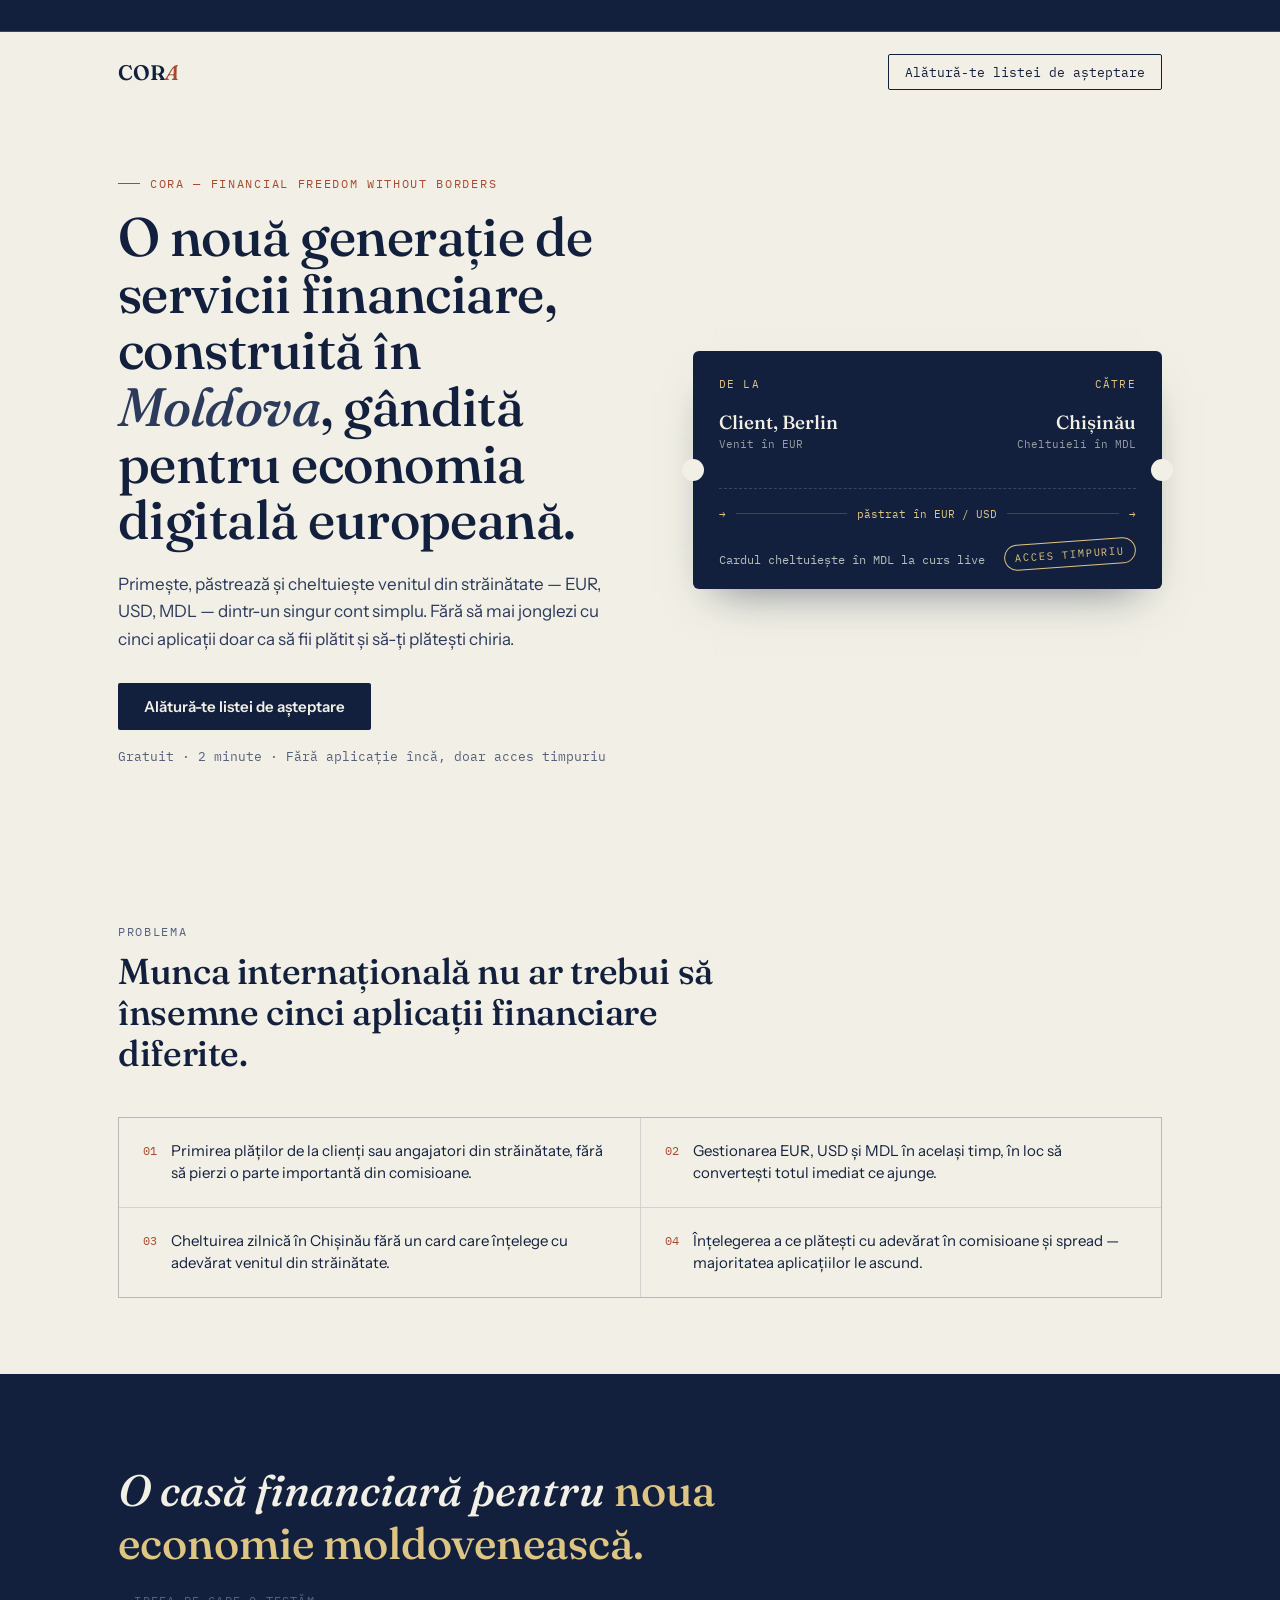
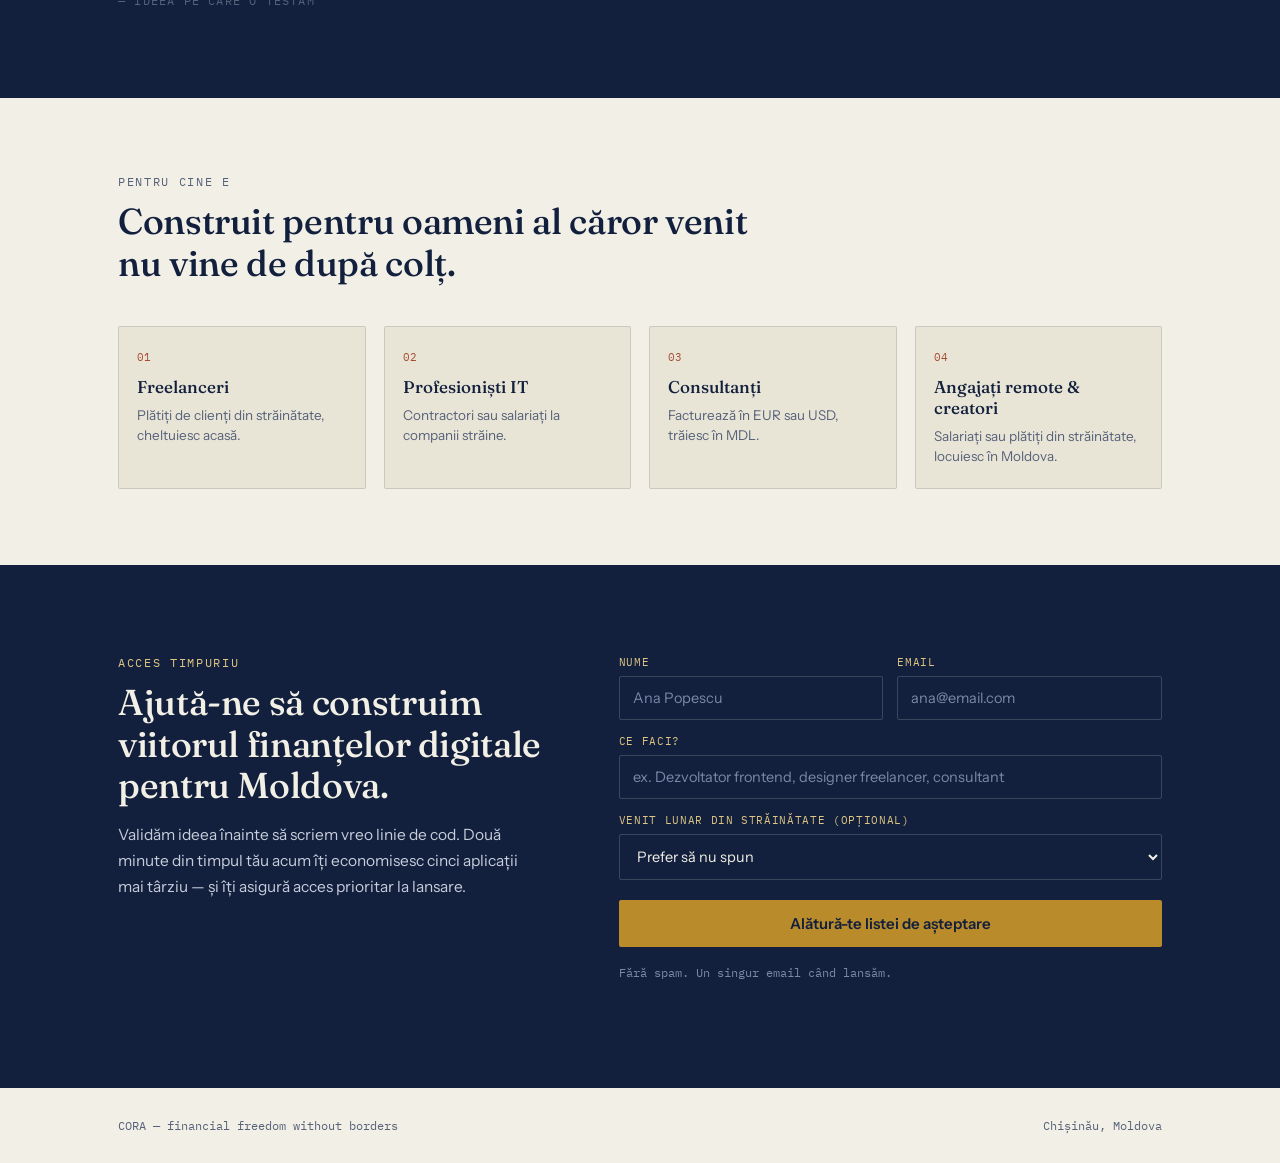
<file: landing-page-ro.html>
<!DOCTYPE html>
<html lang="ro">
<head>
<meta charset="UTF-8">
<meta name="viewport" content="width=device-width, initial-scale=1.0">
<title>CORA — libertate financiară fără granițe</title>
<link rel="preconnect" href="https://fonts.googleapis.com">
<link rel="preconnect" href="https://fonts.gstatic.com" crossorigin>
<link href="https://fonts.googleapis.com/css2?family=Fraunces:ital,opsz,wght@0,9..144,400;0,9..144,500;0,9..144,600;1,9..144,500&family=Instrument+Sans:wght@400;500;600&family=IBM+Plex+Mono:wght@400;500&display=swap" rel="stylesheet">
<style>
  :root{
    --ink:#12203D;
    --ink-soft:#2C3A5B;
    --paper:#F2F0E6;
    --paper-dim:#E9E5D6;
    --gold:#B98B2B;
    --gold-soft:#DEC583;
    --rust:#A64B32;
    --slate:#56617A;
    --line: rgba(18,32,61,0.14);
    --line-on-ink: rgba(242,240,230,0.18);
    --radius: 2px;
  }
  *{box-sizing:border-box;}
  html{scroll-behavior:smooth;}
  @media (prefers-reduced-motion: reduce){
    html{scroll-behavior:auto;}
    *{animation-duration:0.001ms !important; animation-iteration-count:1 !important; transition-duration:0.001ms !important;}
  }
  body{
    margin:0;
    background:var(--paper);
    color:var(--ink);
    font-family:'Instrument Sans', sans-serif;
    -webkit-font-smoothing:antialiased;
  }
  a{color:inherit;}
  .wrap{max-width:1100px; margin:0 auto; padding:0 28px;}

  /* ---------- ticker ---------- */
  .ticker{
    background:var(--ink);
    color:var(--paper);
    overflow:hidden;
    white-space:nowrap;
    border-bottom:1px solid var(--line-on-ink);
    font-family:'IBM Plex Mono', monospace;
    font-size:12px;
    letter-spacing:.04em;
  }
  .ticker-track{
    display:inline-block;
    padding-left:100%;
    animation: scrollTicker 32s linear infinite;
  }
  @keyframes scrollTicker{
    0%{transform:translateX(0);}
    100%{transform:translateX(-100%);}
  }
  .ticker span{padding:8px 22px; display:inline-block;}
  .ticker span b{color:var(--gold-soft); font-weight:500;}

  /* ---------- nav ---------- */
  header.nav{
    display:flex; align-items:center; justify-content:space-between;
    padding:22px 0;
  }
  .logo{
    font-family:'Fraunces', serif;
    font-weight:600;
    font-size:21px;
    letter-spacing:-0.01em;
  }
  .logo em{
    font-style:italic;
    color:var(--rust);
  }
  .nav-cta{
    font-family:'IBM Plex Mono', monospace;
    font-size:12.5px;
    text-decoration:none;
    border:1px solid var(--ink);
    padding:9px 16px;
    border-radius:var(--radius);
    transition:background .15s ease, color .15s ease;
  }
  .nav-cta:hover{background:var(--ink); color:var(--paper);}
  .nav-cta:focus-visible{outline:2px solid var(--rust); outline-offset:2px;}

  /* ---------- hero ---------- */
  .hero{
    padding:64px 0 84px;
    display:grid;
    grid-template-columns:1.05fr 0.95fr;
    gap:56px;
    align-items:center;
  }
  .eyebrow{
    font-family:'IBM Plex Mono', monospace;
    font-size:12px;
    letter-spacing:.14em;
    text-transform:uppercase;
    color:var(--rust);
    margin:0 0 18px;
    display:flex; align-items:center; gap:10px;
  }
  .eyebrow::before{
    content:"";
    width:22px; height:1px; background:var(--rust);
    display:inline-block;
  }
  h1{
    font-family:'Fraunces', serif;
    font-weight:500;
    font-size:clamp(34px, 4.6vw, 54px);
    line-height:1.05;
    letter-spacing:-0.01em;
    margin:0 0 22px;
  }
  h1 i{font-style:italic; color:var(--ink-soft);}
  .hero p.lede{
    font-size:17px;
    line-height:1.6;
    color:var(--ink-soft);
    max-width:46ch;
    margin:0 0 30px;
  }
  .hero-actions{display:flex; align-items:center; gap:18px; flex-wrap:wrap;}
  .btn-primary{
    background:var(--ink);
    color:var(--paper);
    font-family:'Instrument Sans', sans-serif;
    font-weight:600;
    font-size:15px;
    border:none;
    padding:14px 26px;
    border-radius:var(--radius);
    cursor:pointer;
    text-decoration:none;
    display:inline-block;
    transition:transform .15s ease, background .15s ease;
  }
  .btn-primary:hover{background:var(--rust);}
  .btn-primary:focus-visible{outline:2px solid var(--rust); outline-offset:3px;}
  .hero-sub{
    font-family:'IBM Plex Mono', monospace;
    font-size:12.5px;
    color:var(--slate);
  }

  /* ---------- ticket / signature element ---------- */
  .ticket{
    background:var(--ink);
    color:var(--paper);
    border-radius:6px;
    position:relative;
    padding:26px 26px 22px;
    box-shadow:0 22px 44px -22px rgba(18,32,61,0.55);
  }
  .ticket::before, .ticket::after{
    content:"";
    position:absolute;
    top:50%;
    width:22px; height:22px;
    background:var(--paper);
    border-radius:50%;
    transform:translateY(-50%);
  }
  .ticket::before{left:-11px;}
  .ticket::after{right:-11px;}
  .ticket-row{
    display:flex; justify-content:space-between; align-items:flex-start;
    padding-bottom:18px; margin-bottom:18px;
    border-bottom:1px dashed var(--line-on-ink);
  }
  .ticket-label{
    font-family:'IBM Plex Mono', monospace;
    font-size:10.5px; letter-spacing:.12em; text-transform:uppercase;
    color:var(--gold-soft); margin:0 0 6px;
  }
  .ticket-value{
    font-family:'Fraunces', serif; font-size:19px; font-weight:500;
  }
  .ticket-value small{
    display:block; font-family:'IBM Plex Mono', monospace;
    font-size:11px; color:var(--paper); opacity:.6; font-weight:400; margin-top:3px;
  }
  .ticket-mid{
    display:flex; align-items:center; gap:10px; margin:2px 0 20px;
  }
  .ticket-mid .line{flex:1; height:1px; background:var(--line-on-ink); position:relative;}
  .ticket-mid .plane{
    font-family:'IBM Plex Mono', monospace; font-size:11px; color:var(--gold-soft);
  }
  .ticket-foot{
    display:flex; justify-content:space-between; align-items:flex-end;
  }
  .ticket-rate{
    font-family:'IBM Plex Mono', monospace;
    font-size:11.5px; color:var(--paper); opacity:.75;
  }
  .ticket-stamp{
    font-family:'IBM Plex Mono', monospace;
    font-size:10.5px; letter-spacing:.08em;
    border:1px solid var(--gold-soft);
    color:var(--gold-soft);
    padding:5px 10px;
    border-radius:20px;
    transform:rotate(-4deg);
  }

  /* ---------- problem section ---------- */
  .section{padding:76px 0;}
  .section-head{
    max-width:60ch; margin:0 0 42px;
  }
  .kicker{
    font-family:'IBM Plex Mono', monospace;
    font-size:12px; letter-spacing:.14em; text-transform:uppercase;
    color:var(--slate); margin:0 0 12px;
  }
  h2{
    font-family:'Fraunces', serif; font-weight:500;
    font-size:clamp(26px, 3.2vw, 36px);
    line-height:1.15; margin:0;
    letter-spacing:-0.01em;
  }
  .problem-list{
    list-style:none; margin:0; padding:0;
    display:grid; grid-template-columns:repeat(2, 1fr); gap:1px;
    background:var(--line);
    border:1px solid var(--line);
  }
  .problem-list li{
    background:var(--paper);
    padding:22px 24px;
    font-size:15px;
    line-height:1.5;
    display:flex; gap:14px;
  }
  .problem-list .num{
    font-family:'IBM Plex Mono', monospace;
    font-size:12px; color:var(--rust); flex-shrink:0; padding-top:2px;
  }

  /* ---------- vision ---------- */
  .vision{
    background:var(--ink);
    color:var(--paper);
    padding:90px 0;
  }
  .vision blockquote{
    margin:0; max-width:22ch;
    font-family:'Fraunces', serif;
    font-style:italic;
    font-weight:500;
    font-size:clamp(28px, 4vw, 44px);
    line-height:1.2;
  }
  .vision blockquote span{color:var(--gold-soft); font-style:normal;}
  .vision-cite{
    font-family:'IBM Plex Mono', monospace;
    font-size:12px; letter-spacing:.1em; text-transform:uppercase;
    color:var(--slate); margin-top:24px; display:block;
  }

  /* ---------- who ---------- */
  .who-grid{
    display:grid; grid-template-columns:repeat(4, 1fr); gap:18px;
  }
  .who-card{
    border:1px solid var(--line);
    background:var(--paper-dim);
    padding:22px 18px;
    border-radius:var(--radius);
  }
  .who-card .who-tag{
    font-family:'IBM Plex Mono', monospace;
    font-size:11px; color:var(--rust); margin:0 0 10px;
  }
  .who-card h3{
    font-family:'Fraunces', serif; font-weight:500;
    font-size:17px; margin:0 0 8px;
  }
  .who-card p{
    font-size:13.5px; color:var(--slate); line-height:1.5; margin:0;
  }

  /* ---------- waitlist ---------- */
  .waitlist{
    background:var(--ink);
    color:var(--paper);
    padding:90px 0 96px;
  }
  .waitlist-grid{
    display:grid; grid-template-columns:0.9fr 1.1fr; gap:56px; align-items:start;
  }
  .waitlist h2{color:var(--paper);}
  .waitlist .kicker{color:var(--gold-soft);}
  .waitlist p.intro{
    font-size:15.5px; line-height:1.65; color:#C7CCDA; max-width:40ch; margin:16px 0 0;
  }
  form{
    display:grid; gap:14px;
  }
  .field-row{display:grid; grid-template-columns:1fr 1fr; gap:14px;}
  label{
    font-family:'IBM Plex Mono', monospace;
    font-size:11px; letter-spacing:.06em; text-transform:uppercase;
    color:var(--gold-soft); margin-bottom:7px; display:block;
  }
  input, select{
    width:100%;
    background:transparent;
    border:1px solid var(--line-on-ink);
    color:var(--paper);
    font-family:'Instrument Sans', sans-serif;
    font-size:14.5px;
    padding:12px 13px;
    border-radius:var(--radius);
  }
  input::placeholder{color:#7C88A6;}
  input:focus-visible, select:focus-visible{
    outline:2px solid var(--gold-soft); outline-offset:2px; border-color:var(--gold-soft);
  }
  select{color-scheme:dark;}
  .field{display:flex; flex-direction:column;}
  .submit-btn{
    margin-top:6px;
    background:var(--gold);
    color:var(--ink);
    font-weight:600;
    font-size:15px;
    border:none;
    padding:14px 22px;
    border-radius:var(--radius);
    cursor:pointer;
    font-family:'Instrument Sans', sans-serif;
    transition:background .15s ease;
  }
  .submit-btn:hover{background:var(--gold-soft);}
  .submit-btn:focus-visible{outline:2px solid var(--paper); outline-offset:3px;}
  .form-note{
    font-family:'IBM Plex Mono', monospace;
    font-size:11.5px; color:#7C88A6; margin-top:4px;
  }
  .success{
    display:none;
    border:1px solid var(--gold-soft);
    padding:22px;
    border-radius:var(--radius);
    font-family:'Fraunces', serif;
    font-size:18px;
  }
  .success span{color:var(--gold-soft); font-family:'IBM Plex Mono', monospace; font-size:11px; letter-spacing:.1em; text-transform:uppercase; display:block; margin-bottom:8px;}

  footer{
    padding:30px 0;
    display:flex; justify-content:space-between; align-items:center;
    font-family:'IBM Plex Mono', monospace;
    font-size:11.5px;
    color:var(--slate);
  }

  @media (max-width: 860px){
    .hero{grid-template-columns:1fr; gap:44px; padding-top:44px;}
    .problem-list{grid-template-columns:1fr;}
    .who-grid{grid-template-columns:1fr 1fr;}
    .waitlist-grid{grid-template-columns:1fr; gap:38px;}
    .field-row{grid-template-columns:1fr;}
  }
  @media (max-width: 520px){
    .who-grid{grid-template-columns:1fr;}
    footer{flex-direction:column; gap:8px; align-items:flex-start;}
  }
</style>
</head>
<body>

  <div class="ticker" aria-hidden="true">
    <div class="ticker-track">
      <span>EUR → MDL <b>19.42</b></span>
      <span>USD → MDL <b>17.85</b></span>
      <span>GBP → MDL <b>22.61</b></span>
      <span>VENIT DE LA DISTANȚĂ, VIAȚĂ LOCALĂ</span>
      <span>EUR → MDL <b>19.42</b></span>
      <span>USD → MDL <b>17.85</b></span>
      <span>GBP → MDL <b>22.61</b></span>
      <span>VENIT DE LA DISTANȚĂ, VIAȚĂ LOCALĂ</span>
    </div>
  </div>

  <div class="wrap">
    <header class="nav">
      <div class="logo">COR<em>A</em></div>
      <a href="#waitlist" class="nav-cta">Alătură-te listei de așteptare</a>
    </header>

    <section class="hero">
      <div>
        <p class="eyebrow">CORA — financial freedom without borders</p>
        <h1>O nouă generație de servicii financiare, construită în <i>Moldova</i>, gândită pentru economia digitală europeană.</h1>
        <p class="lede">Primește, păstrează și cheltuiește venitul din străinătate — EUR, USD, MDL — dintr-un singur cont simplu. Fără să mai jonglezi cu cinci aplicații doar ca să fii plătit și să-ți plătești chiria.</p>
        <div class="hero-actions">
          <a href="#waitlist" class="btn-primary">Alătură-te listei de așteptare</a>
          <span class="hero-sub">Gratuit · 2 minute · Fără aplicație încă, doar acces timpuriu</span>
        </div>
      </div>

      <div class="ticket">
        <div class="ticket-row">
          <div>
            <p class="ticket-label">De la</p>
            <p class="ticket-value">Client, Berlin<small>Venit în EUR</small></p>
          </div>
          <div style="text-align:right">
            <p class="ticket-label">Către</p>
            <p class="ticket-value">Chișinău<small>Cheltuieli în MDL</small></p>
          </div>
        </div>
        <div class="ticket-mid">
          <span class="plane">→</span>
          <span class="line"></span>
          <span class="plane">păstrat în EUR / USD</span>
          <span class="line"></span>
          <span class="plane">→</span>
        </div>
        <div class="ticket-foot">
          <span class="ticket-rate">Cardul cheltuiește în MDL la curs live</span>
          <span class="ticket-stamp">ACCES TIMPURIU</span>
        </div>
      </div>
    </section>
  </div>

  <section class="section">
    <div class="wrap">
      <div class="section-head">
        <p class="kicker">Problema</p>
        <h2>Munca internațională nu ar trebui să însemne cinci aplicații financiare diferite.</h2>
      </div>
      <ul class="problem-list">
        <li><span class="num">01</span> Primirea plăților de la clienți sau angajatori din străinătate, fără să pierzi o parte importantă din comisioane.</li>
        <li><span class="num">02</span> Gestionarea EUR, USD și MDL în același timp, în loc să convertești totul imediat ce ajunge.</li>
        <li><span class="num">03</span> Cheltuirea zilnică în Chișinău fără un card care înțelege cu adevărat venitul din străinătate.</li>
        <li><span class="num">04</span> Înțelegerea a ce plătești cu adevărat în comisioane și spread — majoritatea aplicațiilor le ascund.</li>
      </ul>
    </div>
  </section>

  <section class="vision">
    <div class="wrap">
      <blockquote>O casă financiară pentru <span>noua economie moldovenească.</span></blockquote>
      <span class="vision-cite">— ideea pe care o testăm</span>
    </div>
  </section>

  <section class="section">
    <div class="wrap">
      <div class="section-head">
        <p class="kicker">Pentru cine e</p>
        <h2>Construit pentru oameni al căror venit nu vine de după colț.</h2>
      </div>
      <div class="who-grid">
        <div class="who-card">
          <p class="who-tag">01</p>
          <h3>Freelanceri</h3>
          <p>Plătiți de clienți din străinătate, cheltuiesc acasă.</p>
        </div>
        <div class="who-card">
          <p class="who-tag">02</p>
          <h3>Profesioniști IT</h3>
          <p>Contractori sau salariați la companii străine.</p>
        </div>
        <div class="who-card">
          <p class="who-tag">03</p>
          <h3>Consultanți</h3>
          <p>Facturează în EUR sau USD, trăiesc în MDL.</p>
        </div>
        <div class="who-card">
          <p class="who-tag">04</p>
          <h3>Angajați remote &amp; creatori</h3>
          <p>Salariați sau plătiți din străinătate, locuiesc în Moldova.</p>
        </div>
      </div>
    </div>
  </section>

  <section class="waitlist" id="waitlist">
    <div class="wrap">
      <div class="waitlist-grid">
        <div>
          <p class="kicker">Acces timpuriu</p>
          <h2>Ajută-ne să construim viitorul finanțelor digitale pentru Moldova.</h2>
          <p class="intro">Validăm ideea înainte să scriem vreo linie de cod. Două minute din timpul tău acum îți economisesc cinci aplicații mai târziu — și îți asigură acces prioritar la lansare.</p>
        </div>

        <div>
          <form id="waitlistForm">
            <div class="field-row">
              <div class="field">
                <label for="name">Nume</label>
                <input id="name" name="name" type="text" placeholder="Ana Popescu" required>
              </div>
              <div class="field">
                <label for="email">Email</label>
                <input id="email" name="email" type="email" placeholder="ana@email.com" required>
              </div>
            </div>
            <div class="field">
              <label for="profession">Ce faci?</label>
              <input id="profession" name="profession" type="text" placeholder="ex. Dezvoltator frontend, designer freelancer, consultant">
            </div>
            <div class="field">
              <label for="income">Venit lunar din străinătate (opțional)</label>
              <select id="income" name="income">
                <option value="">Prefer să nu spun</option>
                <option value="under-500">Sub 500 €</option>
                <option value="500-1500">500 € – 1.500 €</option>
                <option value="1500-3000">1.500 € – 3.000 €</option>
                <option value="3000plus">3.000 €+</option>
              </select>
            </div>
            <button type="submit" class="submit-btn">Alătură-te listei de așteptare</button>
            <p class="form-note">Fără spam. Un singur email când lansăm.</p>
          </form>

          <div class="success" id="successMsg">
            <span>Ești pe listă</span>
            Mulțumim — te contactăm înaintea tuturor.
          </div>
        </div>
      </div>
    </div>
  </section>

  <div class="wrap">
    <footer>
      <span>CORA — financial freedom without borders</span>
      <span>Chișinău, Moldova</span>
    </footer>
  </div>

  <script>
    // Lipește aici URL-ul Web App din Google Apps Script (se termină în /exec)
    const SCRIPT_URL = "PASTE_YOUR_APPS_SCRIPT_URL_HERE";

    const form = document.getElementById('waitlistForm');
    const success = document.getElementById('successMsg');
    const submitBtn = form.querySelector('.submit-btn');

    form.addEventListener('submit', function(e){
      e.preventDefault();
      submitBtn.disabled = true;
      submitBtn.textContent = 'Se trimite...';

      const data = new URLSearchParams(new FormData(form));

      fetch(SCRIPT_URL, {
        method: 'POST',
        mode: 'no-cors', // Apps Script nu returnează headere CORS; trimitem "orb" și presupunem succes
        body: data
      })
      .then(function(){
        form.style.display = 'none';
        success.style.display = 'block';
      })
      .catch(function(){
        submitBtn.disabled = false;
        submitBtn.textContent = 'Alătură-te listei de așteptare';
        alert('A apărut o eroare. Te rugăm să încerci din nou.');
      });
    });
  </script>

</body>
</html>
</file>
